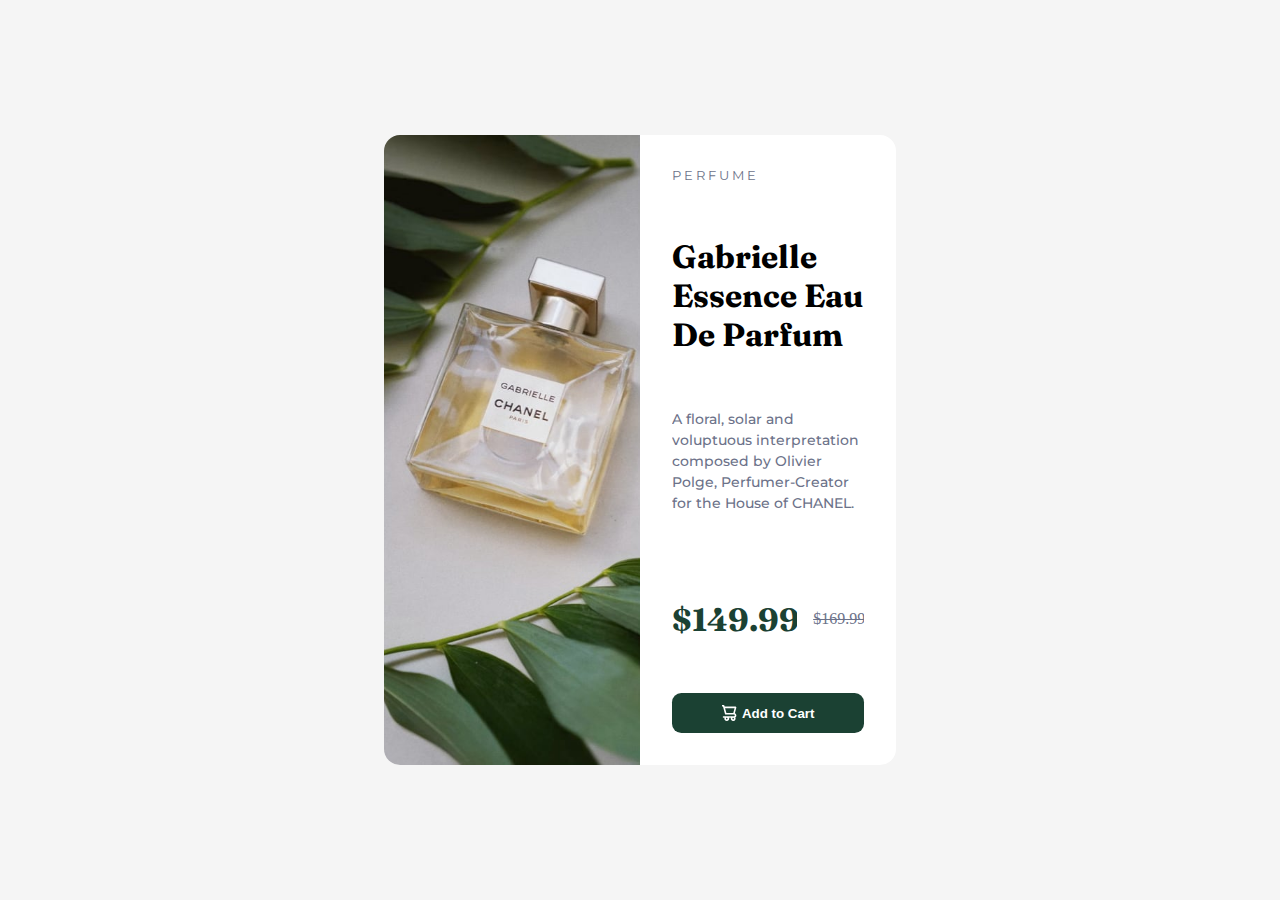
<file: index.html>
<!DOCTYPE html>
<html lang="en">
  <head>
    <meta charset="UTF-8" />
    <meta name="viewport" content="width=device-width, initial-scale=1.0" />
    <link rel="preconnect" href="https://fonts.googleapis.com" />
    <link rel="preconnect" href="https://fonts.gstatic.com" crossorigin />
    <link
      href="https://fonts.googleapis.com/css2?family=Fraunces:ital,opsz,wght@0,9..144,100..900;1,9..144,100..900&family=Kalnia+Glaze:wdth,wght@112.5,536&family=Montserrat:ital,wght@0,100..900;1,100..900&family=Plus+Jakarta+Sans:ital,wght@0,200..800;1,200..800&family=Prompt:ital,wght@0,100;0,200;0,300;0,400;0,500;0,600;0,700;0,800;0,900;1,100;1,200;1,300;1,400;1,500;1,600;1,700;1,800;1,900&family=Raleway:ital,wght@0,100..900;1,100..900&family=Smooch+Sans:wght@100..900&display=swap"
      rel="stylesheet"
    />
    <link rel="stylesheet" href="styles.css" />
    <link
      rel="icon"
      type="image/png"
      sizes="32x32"
      href="/product-preview-card-component-main/images/favicon-32x32.png"
    />

    <title>Frontend Mentor | Product preview card component</title>
  </head>
  <body>
    <main class="main">
      <div class="imgdiv">
        <img
          src="/product-preview-card-component-main/images/image-product-desktop.jpg"
          alt=""
        />
      </div>
      <div class="typo">
        <div class="DIV1">P E R F U M E</div>

        <h1>Gabrielle Essence Eau De Parfum</h1>

        <p>
          A floral, solar and voluptuous interpretation composed by Olivier
          Polge, Perfumer-Creator for the House of CHANEL.
        </p>

        <div class="price">
          <span class="pic1"> $149.99 </span>
          <span class="pic2"> $169.99 </span>
        </div>

        <button>
          <img
            src="/product-preview-card-component-main/images/icon-cart.svg"
            alt=""
          />Add to Cart
        </button>
      </div>
    </main>
    <!-- <div class="attribution">
      Challenge by
      <a href="https://www.frontendmentor.io?ref=challenge" target="_blank"
        >Frontend Mentor</a
      >. Coded by <a href="#">Your Name Here</a>.
    </div> -->
  </body>
</html>
</file>
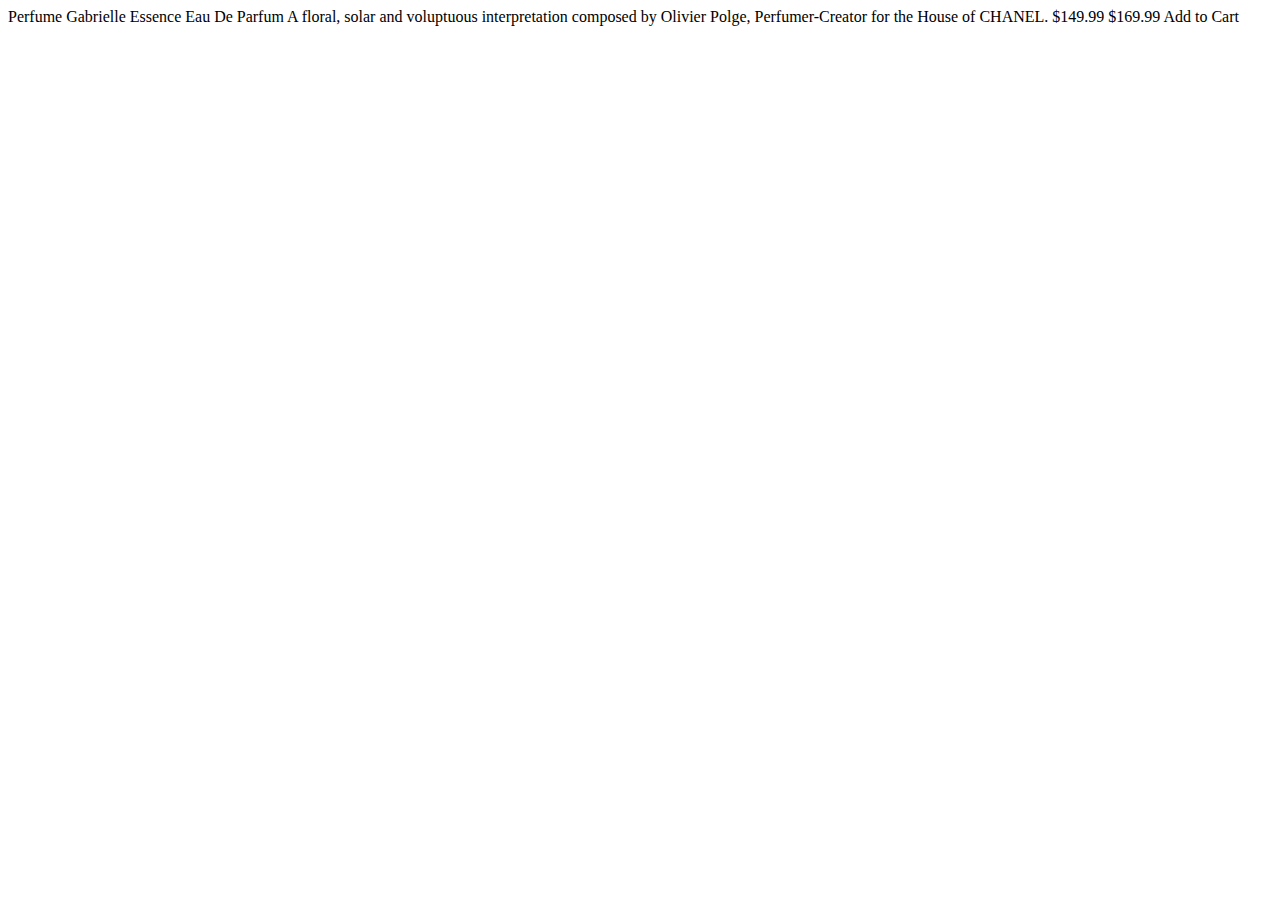
<file: product-preview-card-component-main/index.html>
<!DOCTYPE html>
<html lang="en">
<head>
  <meta charset="UTF-8">
  <meta name="viewport" content="width=device-width, initial-scale=1.0"> <!-- displays site properly based on user's device -->

  <link rel="icon" type="image/png" sizes="32x32" href="./images/favicon-32x32.png">
  
  <title>Frontend Mentor | Product preview card component</title>

  <!-- Feel free to remove these styles or customise in your own stylesheet 👍 -->
  
</head>
<body>

  Perfume

  Gabrielle Essence Eau De Parfum

  A floral, solar and voluptuous interpretation composed by Olivier Polge, 
  Perfumer-Creator for the House of CHANEL.

  $149.99
  $169.99

  Add to Cart
  
  
</body>
</html>
</file>
<file: styles.css>
* {
  margin: 0;
  padding: 0;
  box-sizing: border-box;
  overflow: hidden;
}

body {
  width: 100vw;
  height: 100vh;
  display: flex;
  align-items: center;
  justify-content: center;
  background: whitesmoke;
}

.main {
  width: 40%;
  height: 70%;
  display: flex;
  background-color: #fff;
  border-radius: 1rem;
}

.imgdiv {
  width: 50%;
  height: 100%;
}
.imgdiv > img {
  object-fit: cover;
  width: 100%;
  height: 100%;
}

.typo {
  width: 50%;
  height: 100%;
  padding: 2em;
  display: flex;
  flex-direction: column;
  justify-content: space-between;
}

.DIV1 {
  font-family: "Montserrat", sans-serif;
  color: hsl(228, 12%, 48%);
  font-size: small;
}

h1 {
  font-family: "Fraunces", serif;
  font-size: xx-large;
  text-wrap: balance;
}

p {
  font-size: 14px;
  color: hsl(228, 12%, 48%);
  font-family: "Montserrat", sans-serif;
  font-weight: 500;
  line-height: 1.5em;
}

.price {
  display: flex;
  align-items: center;
  gap: 1em;
  margin-top: 2em;
}

.pic1 {
  font-family: "Fraunces", serif;
  font-size: 32px;
  font-weight: 700;
  color: hsl(158, 42%, 18%);
}

.pic2 {
  text-decoration: line-through;
  color: hsl(228, 12%, 48%);
}

button {
  background-color: hsl(158, 42%, 18%);
  height: 3em;
  width: 100%;
  border-radius: 0.7em;
  color: #fff;
  padding: auto;
  font-weight: 600;
  display: flex;
  align-items: center;
  justify-content: center;
  gap: 0.4em;
  border: none;
}

button:hover {
  background-color: hsl(158, 36%, 37%);
}

.attribution {
  font-size: 11px;
  text-align: center;
}
.attribution a {
  color: hsl(228, 45%, 44%);
}

@media (max-width: 26.6em) {
  body {
    width: 100vw;
    height: 100vh;
    display: flex;
    align-items: center;
    justify-content: center;
    background: whitesmoke;
  }
  .main {
    width: 95%;
    height: 90%;
    display: flex;
    flex-direction: column;
    background-color: #fff;
    border-radius: 1rem;
  }

  .imgdiv {
    width: 100%;
    height: 40%;
    background-image: url(/product-preview-card-component-main/images/image-product-mobile.jpg);
    background-position: center;
    background-size: cover;
  }
  .imgdiv > img {
    object-fit: cover;
    width: 100%;
    height: 100%;
    display: none;
  }

  .typo {
    width: 100%;
    height: 60%;
    padding: 1em;
    display: flex;
    flex-direction: column;
    justify-content: space-between;
  }

  .DIV1 {
    font-family: "Montserrat", sans-serif;
    color: hsl(228, 12%, 48%);
    font-size: small;
  }

  h1 {
    font-family: "Fraunces", serif;
    font-size: 27px;
    text-wrap: balance;
  }

  p {
    font-size: 14px;
    color: hsl(228, 12%, 48%);
    font-family: "Montserrat", sans-serif;
    font-weight: 500;
    line-height: 1.5em;
  }

  .price {
    display: flex;
    align-items: center;
    gap: 1em;
    margin-top: 2em;
  }

  .pic1 {
    font-family: "Fraunces", serif;
    font-size: 28px;
    font-weight: 700;
    color: hsl(158, 36%, 37%);
  }

  .pic2 {
    text-decoration: line-through;
    color: hsl(228, 12%, 48%);
  }

  button {
    background-color: hsl(158, 36%, 37%);
    height: 3em;
    width: 100%;
    border-radius: 0.7em;
    color: #fff;
    padding: auto;
    font-weight: 600;
    display: flex;
    align-items: center;
    justify-content: center;
    gap: 0.4em;
    border: none;
  }

  button:hover {
    background-color: hsl(158, 42%, 18%);
  }
}
</file>
